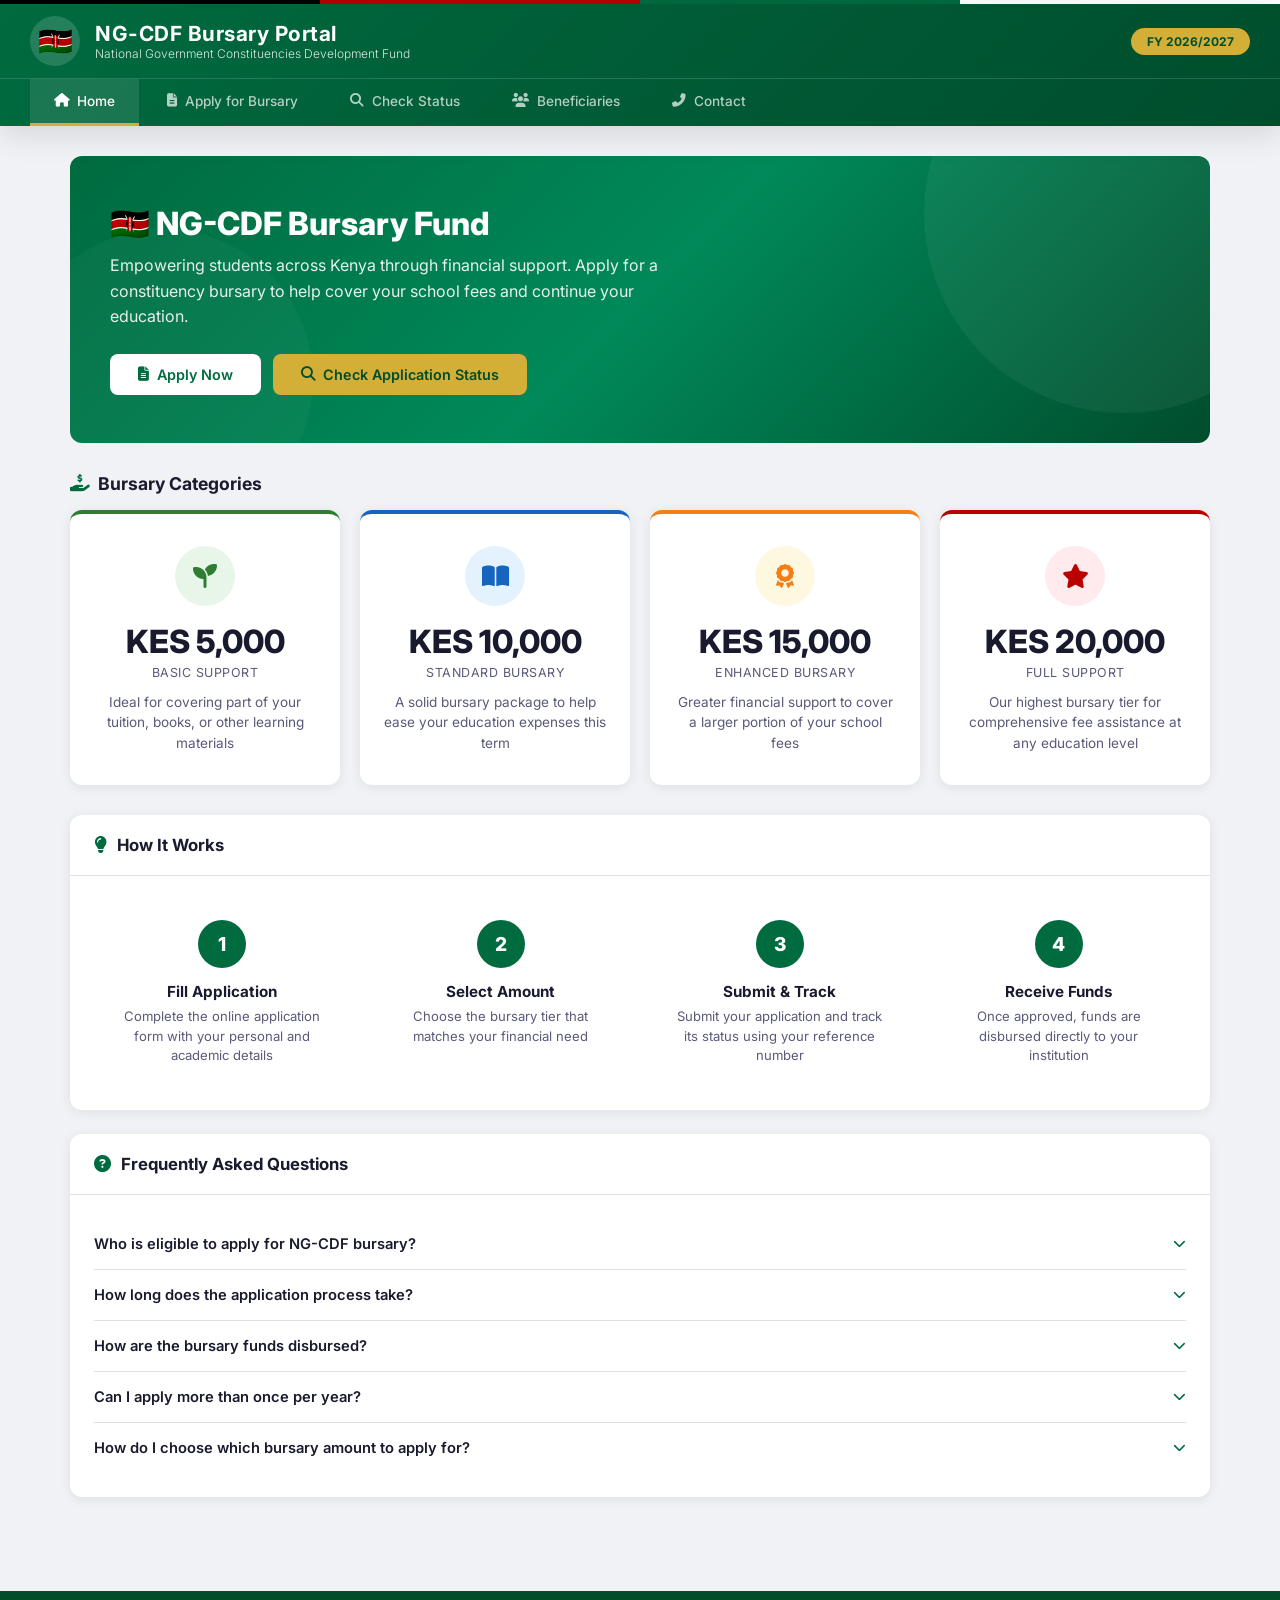
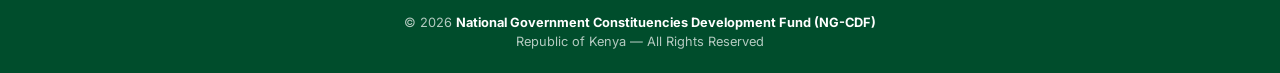
<file: index.html>
<!DOCTYPE html>
<html lang="en">
<head>
    <meta charset="UTF-8">
    <meta name="viewport" content="width=device-width, initial-scale=1.0">
    <title>NG-CDF Bursary Portal</title>
    <link href="https://fonts.googleapis.com/css2?family=Inter:wght@300;400;500;600;700;800&display=swap" rel="stylesheet">
    <link rel="stylesheet" href="https://cdnjs.cloudflare.com/ajax/libs/font-awesome/6.4.0/css/all.min.css">
    <link rel="stylesheet" href="style.min.css">
</head>
<body>

    <div class="flag-stripe"></div>

    <!-- Header -->
    <header class="header">
        <div class="header-top">
            <div class="header-brand">
                <div class="coat-of-arms">🇰🇪</div>
                <div class="brand-text">
                    <h1>NG-CDF Bursary Portal</h1>
                    <p>National Government Constituencies Development Fund</p>
                </div>
            </div>
            <div class="header-badge">FY 2026/2027</div>
        </div>
        <nav class="nav-tabs">
            <button class="nav-tab active" data-tab="home">
                <i class="fas fa-home"></i> Home
            </button>
            <button class="nav-tab" data-tab="apply">
                <i class="fas fa-file-alt"></i> Apply for Bursary
            </button>
            <button class="nav-tab" data-tab="status">
                <i class="fas fa-search"></i> Check Status
            </button>
            <button class="nav-tab" data-tab="beneficiaries">
                <i class="fas fa-users"></i> Beneficiaries
            </button>
            <button class="nav-tab" data-tab="contact">
                <i class="fas fa-phone-alt"></i> Contact
            </button>
        </nav>
    </header>

    <main class="main-content">

        <!-- ====== HOME TAB ====== -->
        <div id="tab-home" class="tab-panel active">

            <!-- Hero Banner -->
            <div class="hero">
                <h2>🇰🇪 NG-CDF Bursary Fund</h2>
                <p>Empowering students across Kenya through financial support. Apply for a constituency bursary to help cover your school fees and continue your education.</p>
                <div class="hero-cta">
                    <button class="btn btn-white" onclick="document.querySelector('[data-tab=apply]').click()">
                        <i class="fas fa-file-alt"></i> Apply Now
                    </button>
                    <button class="btn btn-gold" onclick="document.querySelector('[data-tab=status]').click()">
                        <i class="fas fa-search"></i> Check Application Status
                    </button>
                </div>
            </div>

            <!-- Bursary Tiers -->
            <h3 style="font-size:1.1rem;font-weight:700;margin-bottom:16px;display:flex;align-items:center;gap:8px;">
                <i class="fas fa-hand-holding-usd" style="color:var(--primary);"></i> Bursary Categories
            </h3>
            <div class="tiers-grid">
                <div class="tier-card">
                    <div class="tier-icon"><i class="fas fa-seedling"></i></div>
                    <div class="tier-amount">KES 5,000</div>
                    <div class="tier-label">Basic Support</div>
                    <div class="tier-desc">Ideal for covering part of your tuition, books, or other learning materials</div>
                </div>
                <div class="tier-card">
                    <div class="tier-icon"><i class="fas fa-book-open"></i></div>
                    <div class="tier-amount">KES 10,000</div>
                    <div class="tier-label">Standard Bursary</div>
                    <div class="tier-desc">A solid bursary package to help ease your education expenses this term</div>
                </div>
                <div class="tier-card">
                    <div class="tier-icon"><i class="fas fa-award"></i></div>
                    <div class="tier-amount">KES 15,000</div>
                    <div class="tier-label">Enhanced Bursary</div>
                    <div class="tier-desc">Greater financial support to cover a larger portion of your school fees</div>
                </div>
                <div class="tier-card">
                    <div class="tier-icon"><i class="fas fa-star"></i></div>
                    <div class="tier-amount">KES 20,000</div>
                    <div class="tier-label">Full Support</div>
                    <div class="tier-desc">Our highest bursary tier for comprehensive fee assistance at any education level</div>
                </div>
            </div>

            <!-- How it Works -->
            <div class="card">
                <div class="card-header">
                    <h2><i class="fas fa-lightbulb"></i> How It Works</h2>
                </div>
                <div class="card-body">
                    <div class="steps-grid">
                        <div class="step">
                            <div class="step-number">1</div>
                            <h4>Fill Application</h4>
                            <p>Complete the online application form with your personal and academic details</p>
                        </div>
                        <div class="step">
                            <div class="step-number">2</div>
                            <h4>Select Amount</h4>
                            <p>Choose the bursary tier that matches your financial need</p>
                        </div>
                        <div class="step">
                            <div class="step-number">3</div>
                            <h4>Submit & Track</h4>
                            <p>Submit your application and track its status using your reference number</p>
                        </div>
                        <div class="step">
                            <div class="step-number">4</div>
                            <h4>Receive Funds</h4>
                            <p>Once approved, funds are disbursed directly to your institution</p>
                        </div>
                    </div>
                </div>
            </div>

            <!-- FAQ -->
            <div class="card" style="margin-top:24px;">
                <div class="card-header">
                    <h2><i class="fas fa-question-circle"></i> Frequently Asked Questions</h2>
                </div>
                <div class="card-body">
                    <div class="faq-item">
                        <div class="faq-question" onclick="this.parentElement.classList.toggle('open')">
                            <span>Who is eligible to apply for NG-CDF bursary?</span>
                            <i class="fas fa-chevron-down"></i>
                        </div>
                        <div class="faq-answer">
                            Any student currently enrolled in a secondary school, TVET college, or university can apply. Simply fill out the application form and select your preferred bursary amount.
                        </div>
                    </div>
                    <div class="faq-item">
                        <div class="faq-question" onclick="this.parentElement.classList.toggle('open')">
                            <span>How long does the application process take?</span>
                            <i class="fas fa-chevron-down"></i>
                        </div>
                        <div class="faq-answer">
                            Applications are reviewed within 2-4 weeks of submission. You will receive a notification once your application has been processed.
                        </div>
                    </div>
                    <div class="faq-item">
                        <div class="faq-question" onclick="this.parentElement.classList.toggle('open')">
                            <span>How are the bursary funds disbursed?</span>
                            <i class="fas fa-chevron-down"></i>
                        </div>
                        <div class="faq-answer">
                            Approved funds are paid directly to the student's institution and credited to their fee account. Students do not receive cash.
                        </div>
                    </div>
                    <div class="faq-item">
                        <div class="faq-question" onclick="this.parentElement.classList.toggle('open')">
                            <span>Can I apply more than once per year?</span>
                            <i class="fas fa-chevron-down"></i>
                        </div>
                        <div class="faq-answer">
                            Each student may apply once per financial year. Multiple applications from the same student will be flagged as duplicates.
                        </div>
                    </div>
                    <div class="faq-item">
                        <div class="faq-question" onclick="this.parentElement.classList.toggle('open')">
                            <span>How do I choose which bursary amount to apply for?</span>
                            <i class="fas fa-chevron-down"></i>
                        </div>
                        <div class="faq-answer">
                            Select the amount that best reflects your financial need. Higher amounts are prioritised for orphans, students with disabilities, and those from extremely vulnerable households.
                        </div>
                    </div>
                </div>
            </div>
        </div>

        <!-- ====== APPLY TAB ====== -->
        <div id="tab-apply" class="tab-panel">
            <div class="card">
                <div class="card-header">
                    <h2><i class="fas fa-file-alt"></i> Bursary Application Form</h2>
                </div>
                <div class="card-body">
                    <p style="color:var(--text-secondary);font-size:0.88rem;margin-bottom:24px;padding:14px;background:var(--primary-light);border-radius:var(--radius-sm);border-left:4px solid var(--primary);">
                        <i class="fas fa-info-circle" style="color:var(--primary);margin-right:6px;"></i>
                        Fill in all required fields marked with <span style="color:var(--accent);font-weight:700;">*</span>. Ensure your details match your official documents.
                    </p>
                    <form id="allocation-form">
                        <div class="form-grid">
                            <div class="form-group">
                                <label>Full Name <span class="required">*</span></label>
                                <input type="text" class="form-control" id="student-name" placeholder="e.g. John Kamau Mwangi" required>
                            </div>
                            <div class="form-group">
                                <label>National ID / Admission Number <span class="required">*</span></label>
                                <input type="text" class="form-control" id="student-id" placeholder="e.g. 39012345 or ADM/2025/001" required>
                            </div>
                            <div class="form-group">
                                <label>Phone Number</label>
                                <input type="tel" class="form-control" id="student-phone" placeholder="e.g. 0712345678">
                            </div>
                            <div class="form-group">
                                <label>Institution <span class="required">*</span></label>
                                <input type="text" class="form-control" id="student-institution" placeholder="e.g. University of Nairobi" required>
                            </div>
                            <div class="form-group">
                                <label>Education Level <span class="required">*</span></label>
                                <select class="form-control" id="student-level" required>
                                    <option value="">Select level...</option>
                                    <option value="Secondary">Secondary School</option>
                                    <option value="TVET">TVET / College</option>
                                    <option value="University">University</option>
                                </select>
                            </div>
                            <div class="form-group">
                                <label>Year of Study <span class="required">*</span></label>
                                <select class="form-control" id="student-year" required>
                                    <option value="">Select year...</option>
                                    <option value="Form 1">Form 1</option>
                                    <option value="Form 2">Form 2</option>
                                    <option value="Form 3">Form 3</option>
                                    <option value="Form 4">Form 4</option>
                                    <option value="Year 1">Year 1</option>
                                    <option value="Year 2">Year 2</option>
                                    <option value="Year 3">Year 3</option>
                                    <option value="Year 4">Year 4</option>
                                    <option value="Year 5">Year 5</option>
                                    <option value="Year 6">Year 6</option>
                                </select>
                            </div>
                            <div class="form-group" id="course-group" style="display: none;">
                                <label>Course of Study <span class="required">*</span></label>
                                <input type="text" class="form-control" id="student-course" placeholder="e.g. B.Sc. Computer Science">
                            </div>
                            <div class="form-group">
                                <label>Constituency <span class="required">*</span></label>
                                <input type="text" class="form-control" id="student-constituency" placeholder="e.g. Westlands" required>
                            </div>
                            <div class="form-group">
                                <label>Ward <span class="required">*</span></label>
                                <input type="text" class="form-control" id="student-ward" placeholder="e.g. Kilimani" required>
                            </div>

                            <!-- Bursary Amount -->
                            <div class="form-group full-width">
                                <label style="margin-bottom: 8px;">Requested Bursary Amount (KES) <span class="required">*</span></label>
                                <div class="amount-grid">
                                    <label class="amount-option">
                                        <input type="radio" name="bursary-amount" value="5000" required>
                                        <div class="amount-label">
                                            <span class="amount-value">5,000</span>
                                            <span class="amount-text">KES</span>
                                        </div>
                                        <div class="check-mark"><i class="fas fa-check"></i></div>
                                    </label>
                                    <label class="amount-option">
                                        <input type="radio" name="bursary-amount" value="10000">
                                        <div class="amount-label">
                                            <span class="amount-value">10,000</span>
                                            <span class="amount-text">KES</span>
                                        </div>
                                        <div class="check-mark"><i class="fas fa-check"></i></div>
                                    </label>
                                    <label class="amount-option">
                                        <input type="radio" name="bursary-amount" value="15000">
                                        <div class="amount-label">
                                            <span class="amount-value">15,000</span>
                                            <span class="amount-text">KES</span>
                                        </div>
                                        <div class="check-mark"><i class="fas fa-check"></i></div>
                                    </label>
                                    <label class="amount-option">
                                        <input type="radio" name="bursary-amount" value="20000">
                                        <div class="amount-label">
                                            <span class="amount-value">20,000</span>
                                            <span class="amount-text">KES</span>
                                        </div>
                                        <div class="check-mark"><i class="fas fa-check"></i></div>
                                    </label>
                                </div>
                            </div>

                            <div class="form-group full-width">
                                <label>Reason for Application / Personal Statement <span class="required">*</span></label>
                                <textarea class="form-control" id="student-remarks" placeholder="Briefly describe your financial situation and why you need this bursary..." required></textarea>
                            </div>
                        </div>

                        <div class="btn-group">
                            <button type="submit" class="btn btn-primary">
                                <i class="fas fa-paper-plane"></i> Submit Application
                            </button>
                            <button type="reset" class="btn btn-outline">
                                <i class="fas fa-redo"></i> Clear Form
                            </button>
                        </div>
                    </form>
                </div>
            </div>
        </div>

        <!-- ====== STATUS TAB ====== -->
        <div id="tab-status" class="tab-panel">
            <div class="card">
                <div class="card-header">
                    <h2><i class="fas fa-search"></i> Check Application Status</h2>
                </div>
                <div class="card-body">
                    <div class="status-checker">
                        <i class="fas fa-clipboard-list" style="font-size:2.5rem;color:var(--primary);margin-bottom:12px;"></i>
                        <h3>Track Your Application</h3>
                        <p>Enter your Reference Number or National ID to check the status of your bursary application.</p>
                        <div class="status-input-group">
                            <input type="text" class="form-control" id="status-search-input" placeholder="e.g. BUR-XXXXXX or 39012345">
                            <button class="btn btn-primary" onclick="checkStatus()">
                                <i class="fas fa-search"></i> Search
                            </button>
                        </div>
                    </div>
                    <div id="status-result" style="margin-top:24px;"></div>
                </div>
            </div>
        </div>

        <!-- ====== BENEFICIARIES TAB ====== -->
        <div id="tab-beneficiaries" class="tab-panel">
            <div class="card">
                <div class="card-header">
                    <h2><i class="fas fa-users"></i> Bursary Beneficiaries</h2>
                    <div class="toolbar">
                        <div class="search-box">
                            <i class="fas fa-search"></i>
                            <input type="text" id="search-students" placeholder="Search by name or ID...">
                        </div>
                        <select class="filter-select" id="filter-level">
                            <option value="">All Levels</option>
                            <option value="Secondary">Secondary</option>
                            <option value="TVET">TVET / College</option>
                            <option value="University">University</option>
                        </select>
                    </div>
                </div>
                <div class="card-body" style="padding: 0;">
                    <div class="table-wrapper">
                        <table>
                            <thead>
                                <tr>
                                    <th>#</th>
                                    <th>Name</th>
                                    <th>Ref No.</th>
                                    <th>Institution</th>
                                    <th>Level</th>
                                    <th>Amount (KES)</th>
                                    <th>Status</th>
                                    <th>Details</th>
                                </tr>
                            </thead>
                            <tbody id="students-table-body">
                            </tbody>
                        </table>
                    </div>
                    <div id="students-empty" class="empty-state">
                        <i class="fas fa-user-graduate"></i>
                        <p>No beneficiaries yet. Apply for a bursary to get started.</p>
                    </div>
                </div>
            </div>
        </div>

        <!-- ====== CONTACT TAB ====== -->
        <div id="tab-contact" class="tab-panel">
            <div class="card">
                <div class="card-header">
                    <h2><i class="fas fa-phone-alt"></i> Contact & Support</h2>
                </div>
                <div class="card-body">
                    <p style="font-size:0.92rem;color:var(--text-secondary);margin-bottom:24px;">
                        Need help with your application? Reach out to the NG-CDF office through any of the channels below.
                    </p>
                    <div class="contact-grid">
                        <div class="contact-card">
                            <i class="fas fa-map-marker-alt"></i>
                            <div>
                                <div class="label">Office Address</div>
                                <div class="value">CDF Building, Constituency Office</div>
                            </div>
                        </div>
                        <div class="contact-card">
                            <i class="fas fa-phone"></i>
                            <div>
                                <div class="label">Phone</div>
                                <div class="value">+254 700 000 000</div>
                            </div>
                        </div>
                        <div class="contact-card">
                            <i class="fas fa-envelope"></i>
                            <div>
                                <div class="label">Email</div>
                                <div class="value">bursary@ngcdf.go.ke</div>
                            </div>
                        </div>
                        <div class="contact-card">
                            <i class="fas fa-clock"></i>
                            <div>
                                <div class="label">Office Hours</div>
                                <div class="value">Mon - Fri: 8:00 AM - 5:00 PM</div>
                            </div>
                        </div>
                    </div>
                </div>
            </div>

        </div>

    </main>

    <!-- Footer -->
    <footer class="footer">
        <p>© 2026 <strong>National Government Constituencies Development Fund (NG-CDF)</strong></p>
        <p style="margin-top:4px;">Republic of Kenya — All Rights Reserved</p>
    </footer>

    <!-- View Student Modal -->
    <div class="modal-overlay" id="student-modal">
        <div class="modal">
            <div class="modal-header">
                <h3><i class="fas fa-user-graduate" style="color:var(--primary);margin-right:8px;"></i> Application Details</h3>
                <button class="modal-close" onclick="closeModal()">&times;</button>
            </div>
            <div class="modal-body" id="modal-body"></div>
            <div class="modal-footer">
                <button class="btn btn-outline btn-sm" onclick="closeModal()">Close</button>
                <button class="btn btn-primary btn-sm" onclick="printStudent()">
                    <i class="fas fa-print"></i> Print
                </button>
            </div>
        </div>
    </div>

    <!-- STK Push Payment Modal -->
    <div class="modal-overlay" id="payment-modal">
        <div class="modal">
            <div class="modal-header" style="background:var(--primary-light);">
                <h3 style="color:var(--primary-dark);"><i class="fas fa-mobile-alt" style="margin-right:8px;"></i> Application Fee Payment</h3>
                <button class="modal-close" onclick="closePaymentModal()">&times;</button>
            </div>
            <div class="modal-body" style="text-align:center; padding-top:30px;">
                <p style="font-size:0.9rem; color:var(--text-secondary); margin-bottom:20px;" id="fee-description">
                    An application processing fee is required to submit your application. Enter your M-Pesa phone number below to receive an STK prompt.
                </p>
                <div class="form-group" style="text-align:left; margin-bottom:20px;">
                    <label>M-Pesa Phone Number</label>
                    <input type="text" class="form-control" id="payment-phone" placeholder="e.g. 0712345678" style="font-size:1.1rem; text-align:center; letter-spacing:1px; font-weight:600;">
                </div>
                
                <div id="payment-status" style="margin-bottom:15px; font-weight:600; font-size:0.9rem; min-height: 20px;"></div>

                <button class="btn btn-primary full-width" id="stk-pay-btn" style="width: 100%; justify-content: center; font-size: 1.05rem; padding: 14px;">
                    Pay Fee
                </button>
            </div>
        </div>
    </div>

    <!-- Toast Container -->
    <div class="toast-container" id="toast-container"></div>

    <script src="script.min.js"></script>

</body>
</html>
</file>
<file: style.min.css>
:root {
            --primary: #006B3F;
            --primary-dark: #004D2C;
            --primary-light: #E8F5E9;
            --accent: #BB0000;
            --accent-light: #FFEBEE;
            --gold: #D4AF37;
            --bg: #F0F2F5;
            --white: #FFFFFF;
            --text: #1A1A2E;
            --text-secondary: #5A5A7A;
            --border: #E0E0E0;
            --success: #2E7D32;
            --warning: #F57F17;
            --info: #1565C0;
            --shadow: 0 2px 12px rgba(0,0,0,0.08);
            --shadow-lg: 0 8px 30px rgba(0,0,0,0.12);
            --radius: 12px;
            --radius-sm: 8px;
        }

        * { margin: 0; padding: 0; box-sizing: border-box; }

        body {
            font-family: 'Inter', sans-serif;
            background: var(--bg);
            color: var(--text);
            min-height: 100vh;
        }

        /* ====== FLAG STRIPE ====== */
        .flag-stripe {
            height: 4px;
            background: linear-gradient(to right, #000 25%, #BB0000 25%, #BB0000 50%, #006B3F 50%, #006B3F 75%, #FFF 75%);
        }

        /* ====== HEADER ====== */
        .header {
            background: linear-gradient(135deg, var(--primary) 0%, var(--primary-dark) 100%);
            color: white;
            box-shadow: var(--shadow-lg);
            position: sticky;
            top: 0;
            z-index: 100;
        }

        .header-top {
            display: flex;
            align-items: center;
            justify-content: space-between;
            padding: 12px 30px;
            border-bottom: 1px solid rgba(255,255,255,0.15);
        }

        .header-brand {
            display: flex;
            align-items: center;
            gap: 15px;
        }

        .coat-of-arms {
            width: 50px;
            height: 50px;
            background: rgba(255,255,255,0.15);
            border-radius: 50%;
            display: flex;
            align-items: center;
            justify-content: center;
            font-size: 28px;
        }

        .brand-text h1 { font-size: 1.3rem; font-weight: 700; letter-spacing: 0.5px; }
        .brand-text p { font-size: 0.75rem; opacity: 0.85; font-weight: 300; }

        .header-badge {
            background: var(--gold);
            color: var(--primary-dark);
            padding: 6px 16px;
            border-radius: 20px;
            font-size: 0.75rem;
            font-weight: 700;
        }

        /* ====== NAV ====== */
        .nav-tabs {
            display: flex;
            padding: 0 30px;
            gap: 4px;
        }

        .nav-tab {
            padding: 14px 24px;
            background: transparent;
            border: none;
            color: rgba(255,255,255,0.7);
            font-family: inherit;
            font-size: 0.85rem;
            font-weight: 500;
            cursor: pointer;
            border-bottom: 3px solid transparent;
            transition: all 0.2s;
            display: flex;
            align-items: center;
            gap: 8px;
        }

        .nav-tab:hover { color: white; background: rgba(255,255,255,0.08); }
        .nav-tab.active { color: white; border-bottom-color: var(--gold); background: rgba(255,255,255,0.1); }

        /* ====== MAIN ====== */
        .main-content { max-width: 1200px; margin: 0 auto; padding: 30px; }

        .tab-panel { display: none; animation: fadeIn 0.3s ease; }
        .tab-panel.active { display: block; }

        @keyframes fadeIn { from { opacity:0; transform:translateY(10px); } to { opacity:1; transform:translateY(0); } }

        /* ====== HERO ====== */
        .hero {
            background: linear-gradient(135deg, var(--primary) 0%, #00895A 50%, var(--primary-dark) 100%);
            color: white;
            border-radius: var(--radius);
            padding: 48px 40px;
            margin-bottom: 30px;
            position: relative;
            overflow: hidden;
        }

        .hero::before {
            content: '';
            position: absolute;
            top: -50%;
            right: -10%;
            width: 400px;
            height: 400px;
            background: rgba(255,255,255,0.05);
            border-radius: 50%;
        }

        .hero::after {
            content: '';
            position: absolute;
            bottom: -30%;
            left: -5%;
            width: 300px;
            height: 300px;
            background: rgba(255,255,255,0.03);
            border-radius: 50%;
        }

        .hero h2 { font-size: 2rem; font-weight: 800; margin-bottom: 10px; position: relative; z-index: 1; }
        .hero p { font-size: 1rem; opacity: 0.9; max-width: 600px; line-height: 1.6; position: relative; z-index: 1; }
        .hero .hero-cta {
            margin-top: 24px;
            display: flex;
            gap: 12px;
            flex-wrap: wrap;
            position: relative;
            z-index: 1;
        }

        /* ====== CARDS ====== */
        .card {
            background: var(--white);
            border-radius: var(--radius);
            box-shadow: var(--shadow);
            overflow: hidden;
            margin-bottom: 24px;
        }

        .card-header {
            padding: 20px 24px;
            border-bottom: 1px solid var(--border);
            display: flex;
            align-items: center;
            justify-content: space-between;
        }

        .card-header h2 {
            font-size: 1.05rem;
            font-weight: 700;
            display: flex;
            align-items: center;
            gap: 10px;
        }

        .card-header h2 i { color: var(--primary); }
        .card-body { padding: 24px; }

        /* ====== BURSARY TIER CARDS ====== */
        .tiers-grid {
            display: grid;
            grid-template-columns: repeat(auto-fit, minmax(240px, 1fr));
            gap: 20px;
            margin-bottom: 30px;
        }

        .tier-card {
            background: var(--white);
            border-radius: var(--radius);
            box-shadow: var(--shadow);
            padding: 32px 24px;
            text-align: center;
            border-top: 4px solid var(--border);
            transition: transform 0.2s, box-shadow 0.2s;
            position: relative;
        }

        .tier-card:hover { transform: translateY(-4px); box-shadow: var(--shadow-lg); }
        .tier-card:nth-child(1) { border-top-color: #2E7D32; }
        .tier-card:nth-child(2) { border-top-color: #1565C0; }
        .tier-card:nth-child(3) { border-top-color: #F57F17; }
        .tier-card:nth-child(4) { border-top-color: var(--accent); }

        .tier-icon {
            width: 60px;
            height: 60px;
            border-radius: 50%;
            display: flex;
            align-items: center;
            justify-content: center;
            font-size: 1.5rem;
            margin: 0 auto 16px;
        }

        .tier-card:nth-child(1) .tier-icon { background: #E8F5E9; color: #2E7D32; }
        .tier-card:nth-child(2) .tier-icon { background: #E3F2FD; color: #1565C0; }
        .tier-card:nth-child(3) .tier-icon { background: #FFF8E1; color: #F57F17; }
        .tier-card:nth-child(4) .tier-icon { background: #FFEBEE; color: var(--accent); }

        .tier-amount { font-size: 2rem; font-weight: 800; color: var(--text); margin-bottom: 4px; }
        .tier-label { font-size: 0.78rem; color: var(--text-secondary); text-transform: uppercase; letter-spacing: 0.5px; margin-bottom: 12px; }
        .tier-desc { font-size: 0.85rem; color: var(--text-secondary); line-height: 1.5; }

        /* ====== HOW IT WORKS ====== */
        .steps-grid {
            display: grid;
            grid-template-columns: repeat(auto-fit, minmax(200px, 1fr));
            gap: 24px;
        }

        .step {
            text-align: center;
            padding: 20px;
        }

        .step-number {
            width: 48px;
            height: 48px;
            border-radius: 50%;
            background: var(--primary);
            color: white;
            font-size: 1.2rem;
            font-weight: 800;
            display: flex;
            align-items: center;
            justify-content: center;
            margin: 0 auto 14px;
        }

        .step h4 { font-size: 0.95rem; margin-bottom: 6px; }
        .step p { font-size: 0.82rem; color: var(--text-secondary); line-height: 1.5; }

        /* ====== INFO GRID ====== */
        .info-grid {
            display: grid;
            grid-template-columns: repeat(auto-fit, minmax(300px, 1fr));
            gap: 24px;
        }

        /* ====== FORMS ====== */
        .form-grid {
            display: grid;
            grid-template-columns: repeat(auto-fit, minmax(280px, 1fr));
            gap: 20px;
        }

        .form-group { display: flex; flex-direction: column; gap: 6px; }
        .form-group.full-width { grid-column: 1 / -1; }
        .form-group label { font-size: 0.82rem; font-weight: 600; color: var(--text); }
        .form-group label span.required { color: var(--accent); }

        .form-control {
            padding: 11px 14px;
            border: 1.5px solid var(--border);
            border-radius: var(--radius-sm);
            font-family: inherit;
            font-size: 0.9rem;
            color: var(--text);
            transition: border-color 0.2s, box-shadow 0.2s;
            background: var(--white);
        }

        .form-control:focus {
            outline: none;
            border-color: var(--primary);
            box-shadow: 0 0 0 3px rgba(0,107,63,0.12);
        }

        select.form-control { cursor: pointer; }
        textarea.form-control { resize: vertical; min-height: 80px; }

        /* ====== AMOUNT SELECTOR ====== */
        .amount-grid { display: grid; grid-template-columns: repeat(4, 1fr); gap: 12px; }

        .amount-option { position: relative; cursor: pointer; }
        .amount-option input[type="radio"] { position: absolute; opacity: 0; pointer-events: none; }

        .amount-label {
            display: flex;
            flex-direction: column;
            align-items: center;
            padding: 20px 12px;
            border: 2px solid var(--border);
            border-radius: var(--radius);
            transition: all 0.2s;
            text-align: center;
            background: var(--white);
        }

        .amount-label:hover { border-color: var(--primary); background: var(--primary-light); }
        .amount-option input:checked + .amount-label { border-color: var(--primary); background: var(--primary); color: white; }
        .amount-label .amount-value { font-size: 1.5rem; font-weight: 800; }
        .amount-label .amount-text { font-size: 0.72rem; margin-top: 4px; opacity: 0.7; text-transform: uppercase; letter-spacing: 0.5px; }
        .amount-option input:checked + .amount-label .check-mark { display: flex; }

        .check-mark {
            display: none;
            position: absolute;
            top: 8px;
            right: 8px;
            width: 22px;
            height: 22px;
            background: var(--gold);
            border-radius: 50%;
            align-items: center;
            justify-content: center;
            font-size: 0.7rem;
            color: var(--primary-dark);
        }

        /* ====== BUTTONS ====== */
        .btn {
            padding: 12px 28px;
            border: none;
            border-radius: var(--radius-sm);
            font-family: inherit;
            font-size: 0.9rem;
            font-weight: 600;
            cursor: pointer;
            transition: all 0.2s;
            display: inline-flex;
            align-items: center;
            gap: 8px;
            text-decoration: none;
        }

        .btn-primary { background: var(--primary); color: white; }
        .btn-primary:hover { background: var(--primary-dark); box-shadow: 0 4px 15px rgba(0,107,63,0.3); }
        .btn-white { background: white; color: var(--primary); }
        .btn-white:hover { background: #f0f0f0; }
        .btn-gold { background: var(--gold); color: var(--primary-dark); }
        .btn-gold:hover { background: #C19B2E; }
        .btn-danger { background: var(--accent); color: white; }
        .btn-danger:hover { background: #900; }
        .btn-outline { background: transparent; border: 1.5px solid var(--border); color: var(--text-secondary); }
        .btn-outline:hover { border-color: var(--primary); color: var(--primary); }
        .btn-sm { padding: 8px 16px; font-size: 0.8rem; }
        .btn-group { display: flex; gap: 12px; margin-top: 24px; }

        /* ====== TABLE ====== */
        .table-wrapper { overflow-x: auto; }

        table { width: 100%; border-collapse: collapse; }

        th {
            background: var(--bg);
            padding: 12px 16px;
            text-align: left;
            font-size: 0.78rem;
            font-weight: 600;
            text-transform: uppercase;
            letter-spacing: 0.5px;
            color: var(--text-secondary);
            border-bottom: 2px solid var(--border);
        }

        td { padding: 14px 16px; border-bottom: 1px solid var(--border); font-size: 0.88rem; }
        tr:hover { background: #FAFBFC; }

        .badge {
            display: inline-flex;
            align-items: center;
            gap: 5px;
            padding: 4px 12px;
            border-radius: 20px;
            font-size: 0.75rem;
            font-weight: 600;
        }

        .badge-success { background: #E8F5E9; color: #2E7D32; }
        .badge-warning { background: #FFF8E1; color: #F57F17; }
        .badge-info { background: #E3F2FD; color: #1565C0; }
        .badge-danger { background: #FFEBEE; color: #C62828; }
        .badge-pending { background: #FFF3E0; color: #E65100; }

        .amount-badge { font-weight: 700; color: var(--primary); font-size: 0.95rem; }

        /* ====== SEARCH ====== */
        .toolbar { display: flex; align-items: center; gap: 12px; flex-wrap: wrap; }

        .search-box { position: relative; flex: 1; min-width: 200px; }
        .search-box i { position: absolute; left: 14px; top: 50%; transform: translateY(-50%); color: var(--text-secondary); font-size: 0.9rem; }
        .search-box input {
            width: 100%;
            padding: 10px 14px 10px 40px;
            border: 1.5px solid var(--border);
            border-radius: var(--radius-sm);
            font-family: inherit;
            font-size: 0.88rem;
        }
        .search-box input:focus { outline: none; border-color: var(--primary); }

        .filter-select {
            padding: 10px 14px;
            border: 1.5px solid var(--border);
            border-radius: var(--radius-sm);
            font-family: inherit;
            font-size: 0.88rem;
            background: var(--white);
            cursor: pointer;
            min-width: 160px;
        }

        /* ====== STATUS CHECKER ====== */
        .status-checker {
            background: var(--primary-light);
            border: 2px solid var(--primary);
            border-radius: var(--radius);
            padding: 30px;
            text-align: center;
        }

        .status-checker h3 { color: var(--primary); margin-bottom: 8px; }
        .status-checker p { color: var(--text-secondary); font-size: 0.88rem; margin-bottom: 20px; }

        .status-input-group {
            display: flex;
            gap: 12px;
            max-width: 500px;
            margin: 0 auto;
        }

        .status-input-group input { flex: 1; }

        /* ====== EMPTY STATE ====== */
        .empty-state { text-align: center; padding: 60px 20px; color: var(--text-secondary); }
        .empty-state i { font-size: 3rem; margin-bottom: 16px; opacity: 0.3; }
        .empty-state p { font-size: 0.95rem; }

        /* ====== FAQ ====== */
        .faq-item {
            border-bottom: 1px solid var(--border);
            padding: 16px 0;
        }

        .faq-item:last-child { border-bottom: none; }

        .faq-question {
            font-weight: 600;
            font-size: 0.92rem;
            cursor: pointer;
            display: flex;
            align-items: center;
            justify-content: space-between;
            gap: 12px;
        }

        .faq-question i { color: var(--primary); transition: transform 0.3s; font-size: 0.8rem; }
        .faq-item.open .faq-question i { transform: rotate(180deg); }

        .faq-answer {
            max-height: 0;
            overflow: hidden;
            transition: max-height 0.3s ease;
            font-size: 0.85rem;
            color: var(--text-secondary);
            line-height: 1.6;
        }

        .faq-item.open .faq-answer { max-height: 200px; padding-top: 10px; }

        /* ====== CONTACT CARDS ====== */
        .contact-grid {
            display: grid;
            grid-template-columns: repeat(auto-fit, minmax(220px, 1fr));
            gap: 16px;
        }

        .contact-card {
            display: flex;
            align-items: center;
            gap: 14px;
            padding: 20px;
            background: var(--bg);
            border-radius: var(--radius-sm);
        }

        .contact-card i { font-size: 1.3rem; color: var(--primary); }
        .contact-card .label { font-size: 0.75rem; color: var(--text-secondary); }
        .contact-card .value { font-weight: 600; font-size: 0.9rem; }

        /* ====== MODAL ====== */
        .modal-overlay {
            display: none;
            position: fixed;
            inset: 0;
            background: rgba(0,0,0,0.5);
            z-index: 200;
            align-items: center;
            justify-content: center;
            padding: 20px;
        }

        .modal-overlay.show { display: flex; }

        .modal {
            background: var(--white);
            border-radius: var(--radius);
            max-width: 480px;
            width: 100%;
            box-shadow: var(--shadow-lg);
            animation: modalIn 0.3s ease;
        }

        @keyframes modalIn { from { transform: scale(0.95); opacity: 0; } to { transform: scale(1); opacity: 1; } }

        .modal-header {
            padding: 20px 24px;
            border-bottom: 1px solid var(--border);
            display: flex;
            align-items: center;
            justify-content: space-between;
        }

        .modal-header h3 { font-size: 1.1rem; }

        .modal-close {
            background: none;
            border: none;
            font-size: 1.3rem;
            cursor: pointer;
            color: var(--text-secondary);
            padding: 4px;
        }

        .modal-body { padding: 24px; }

        .modal-footer {
            padding: 16px 24px;
            border-top: 1px solid var(--border);
            display: flex;
            justify-content: flex-end;
            gap: 12px;
        }

        /* ====== DETAIL ROW ====== */
        .detail-row {
            display: flex;
            justify-content: space-between;
            padding: 10px 0;
            border-bottom: 1px solid var(--border);
        }

        .detail-row:last-child { border-bottom: none; }
        .detail-label { font-size: 0.82rem; color: var(--text-secondary); }
        .detail-value { font-weight: 600; font-size: 0.9rem; }

        /* ====== TOAST ====== */
        .toast-container {
            position: fixed;
            top: 20px;
            right: 20px;
            z-index: 300;
            display: flex;
            flex-direction: column;
            gap: 10px;
        }

        .toast {
            background: var(--white);
            border-radius: var(--radius-sm);
            padding: 16px 20px;
            box-shadow: var(--shadow-lg);
            display: flex;
            align-items: center;
            gap: 12px;
            min-width: 320px;
            animation: slideIn 0.3s ease;
            border-left: 4px solid var(--primary);
        }

        .toast.error { border-left-color: var(--accent); }
        .toast.warning { border-left-color: var(--warning); }

        @keyframes slideIn { from { transform: translateX(100%); opacity: 0; } to { transform: translateX(0); opacity: 1; } }

        .toast-icon { font-size: 1.2rem; }
        .toast-icon.success { color: var(--success); }
        .toast-icon.error { color: var(--accent); }
        .toast-icon.warning { color: var(--warning); }
        .toast-text { flex: 1; }
        .toast-text strong { display: block; font-size: 0.85rem; }
        .toast-text span { font-size: 0.78rem; color: var(--text-secondary); }

        /* ====== FOOTER ====== */
        .footer {
            background: var(--primary-dark);
            color: rgba(255,255,255,0.7);
            text-align: center;
            padding: 24px;
            font-size: 0.8rem;
            margin-top: 40px;
        }

        .footer strong { color: white; }

        /* ====== RESPONSIVE ====== */
        @media (max-width: 768px) {
            .header-top { padding: 10px 16px; }
            .nav-tabs { padding: 0 16px; overflow-x: auto; }
            .nav-tab { padding: 12px 16px; font-size: 0.8rem; white-space: nowrap; }
            .main-content { padding: 16px; }
            .hero { padding: 32px 24px; }
            .hero h2 { font-size: 1.5rem; }
            .amount-grid { grid-template-columns: repeat(2, 1fr); }
            .form-grid { grid-template-columns: 1fr; }
            .header-badge { display: none; }
            .toolbar { flex-direction: column; }
            .status-input-group { flex-direction: column; }
        }
</file>
